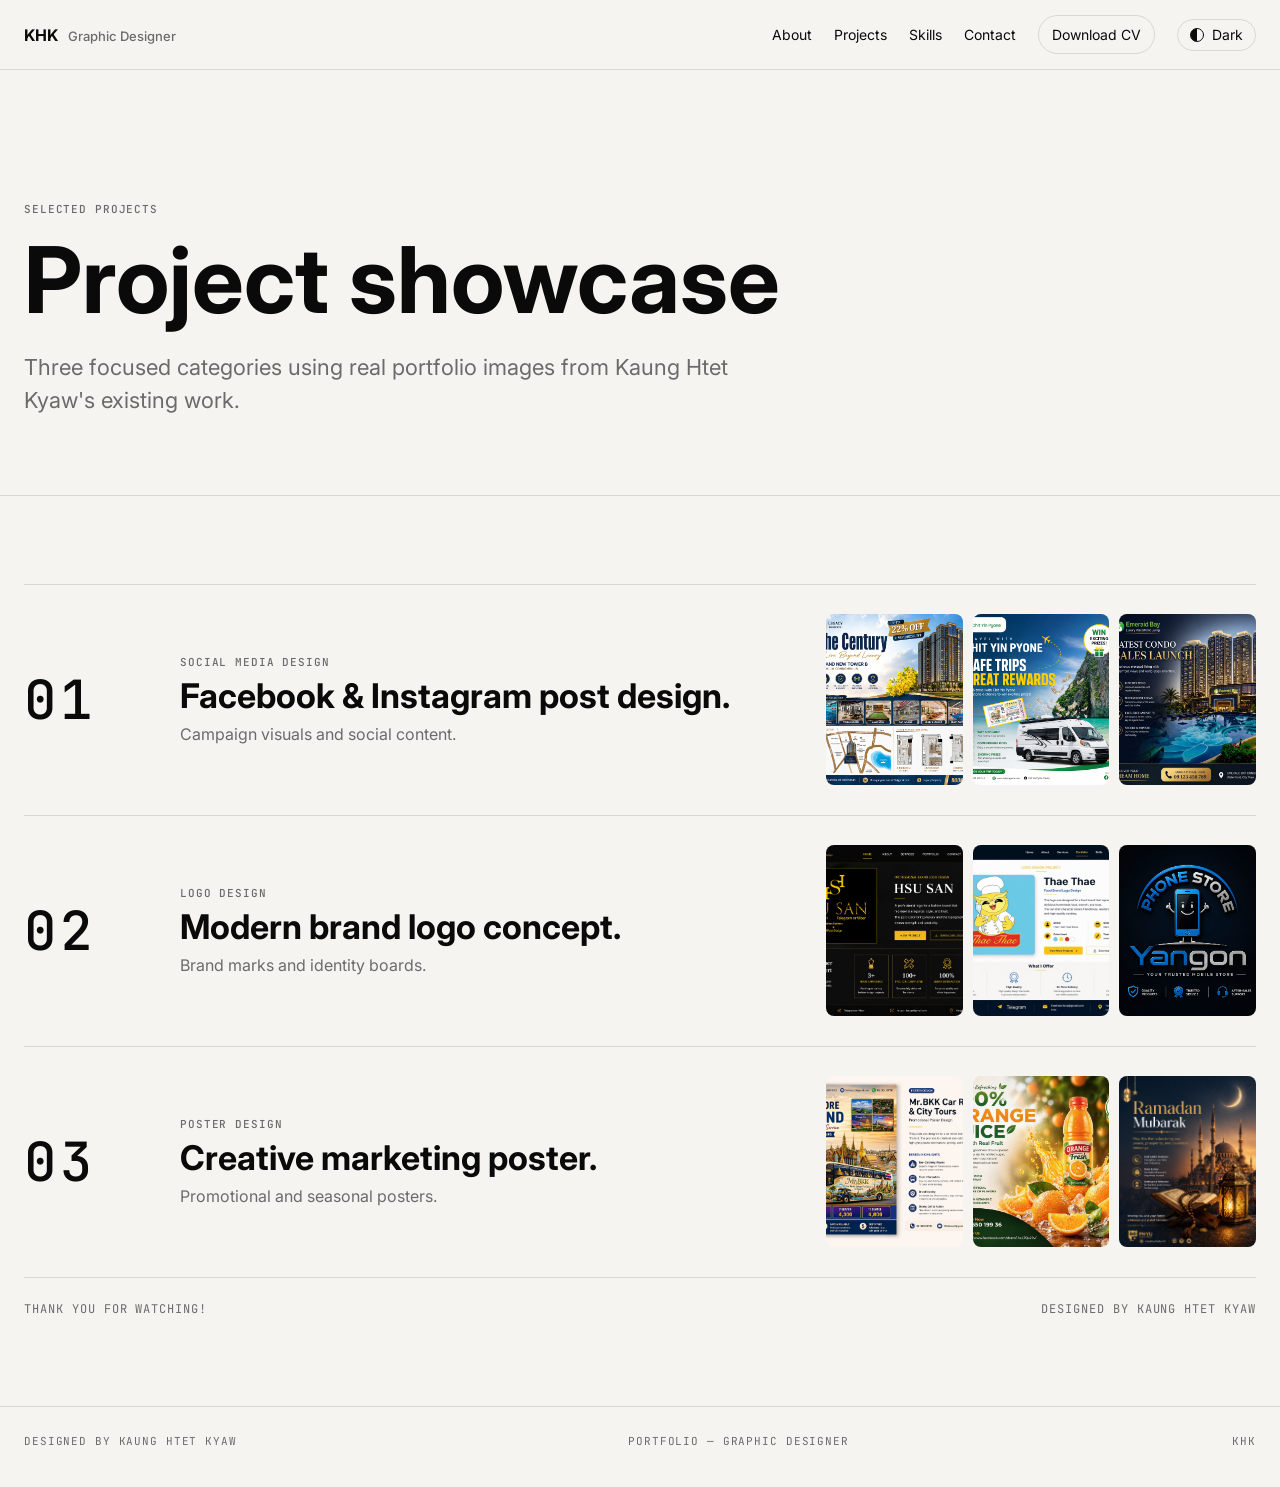
<file: projects.html>
<!doctype html>
<html lang="en" class="no-js">
<head>
  <meta charset="utf-8">
  <meta name="viewport" content="width=device-width, initial-scale=1">
  <meta name="description" content="Selected project categories by Kaung Htet Kyaw.">
  <title>Projects - Kaung Htet Kyaw</title>
  <script>
    (function () {
      document.documentElement.classList.replace('no-js', 'js');
      try {
        var storedTheme = localStorage.getItem('khk-theme');
        var prefersDark = window.matchMedia('(prefers-color-scheme: dark)').matches;
        document.documentElement.dataset.theme = storedTheme || (prefersDark ? 'dark' : 'light');
      } catch (error) {
        document.documentElement.dataset.theme = 'light';
      }
    }());
  </script>
  <link rel="preconnect" href="https://fonts.googleapis.com">
  <link rel="preconnect" href="https://fonts.gstatic.com" crossorigin>
  <link href="https://fonts.googleapis.com/css2?family=Inter:wght@400;500;600;700;800;900&family=JetBrains+Mono:wght@400;500;600&display=swap" rel="stylesheet">
  <link rel="icon" href="./favicon.svg" type="image/svg+xml">
  <link rel="stylesheet" href="./styles.css">
</head>
<body>
  <a class="skip-link" href="#main">Skip to content</a>
  <div id="custom-cursor" class="custom-cursor" aria-hidden="true"><span></span></div>

  <header class="site-header">
    <div class="nav-shell">
      <a class="brand" href="./index.html#top" data-cursor="Home"><span>KHK</span><small>Graphic Designer</small></a>
      <nav class="site-nav" aria-label="Primary navigation">
        <a href="./index.html#about" data-cursor="About">About</a>
        <a href="./index.html#projects" data-cursor="Work">Projects</a>
        <a href="./index.html#skills" data-cursor="Skills">Skills</a>
        <a href="./index.html#contact" data-cursor="Contact">Contact</a>
        <a class="nav-cv" href="./KaungHtetKyaw_CV.pdf" download data-cursor="CV">Download CV</a>
        <button class="theme-toggle" type="button" data-theme-toggle aria-pressed="false" aria-label="Switch color theme" data-cursor="Theme">
          <span class="theme-toggle-icon" aria-hidden="true"></span>
          <span data-theme-label>Dark</span>
        </button>
      </nav>
    </div>
  </header>

  <main id="main" class="page-main">
    <section class="page-hero section-pad">
      <p class="mono reveal">Selected Projects</p>
      <h1 class="reveal">Project showcase</h1>
      <p class="page-lead reveal">
        Three focused categories using real portfolio images from Kaung Htet Kyaw's existing work.
      </p>
    </section>

    <section class="section-pad section-border">
      <div class="project-list">
        <article class="project-row reveal">
          <a href="./projects1.html" class="project-link" data-cursor="View">
            <span class="project-index">01</span>
            <span class="project-copy"><span class="project-kicker mono">Social Media Design</span><strong>Facebook &amp; Instagram post design.</strong><span>Campaign visuals and social content.</span></span>
            <span class="project-preview" aria-hidden="true"><img src="./sm1.jpg" alt="" loading="lazy"><img src="./sm4.jpg" alt="" loading="lazy"><img src="./sm12.jpg" alt="" loading="lazy"></span>
          </a>
        </article>
        <article class="project-row reveal">
          <a href="./projects2.html" class="project-link" data-cursor="View">
            <span class="project-index">02</span>
            <span class="project-copy"><span class="project-kicker mono">Logo Design</span><strong>Modern brand logo concept.</strong><span>Brand marks and identity boards.</span></span>
            <span class="project-preview" aria-hidden="true"><img src="./smm2.jpg" alt="" loading="lazy"><img src="./smm3.jpg" alt="" loading="lazy"><img src="./smm5.jpg" alt="" loading="lazy"></span>
          </a>
        </article>
        <article class="project-row reveal">
          <a href="./projects3.html" class="project-link" data-cursor="View">
            <span class="project-index">03</span>
            <span class="project-copy"><span class="project-kicker mono">Poster Design</span><strong>Creative marketing poster.</strong><span>Promotional and seasonal posters.</span></span>
            <span class="project-preview" aria-hidden="true"><img src="./smmm1.jpg" alt="" loading="lazy"><img src="./smmm3.jpg" alt="" loading="lazy"><img src="./smmm7.jpg" alt="" loading="lazy"></span>
          </a>
        </article>
      </div>

      <div class="project-note reveal">
        <p>Thank you for watching!</p>
        <p>Designed by Kaung Htet Kyaw</p>
      </div>
    </section>
  </main>

  <footer class="site-footer">
    <p>Designed by Kaung Htet Kyaw</p>
    <p>Portfolio &mdash; Graphic Designer</p>
    <p>KHK</p>
  </footer>

  <script src="./script.js"></script>
</body>
</html>
</file>
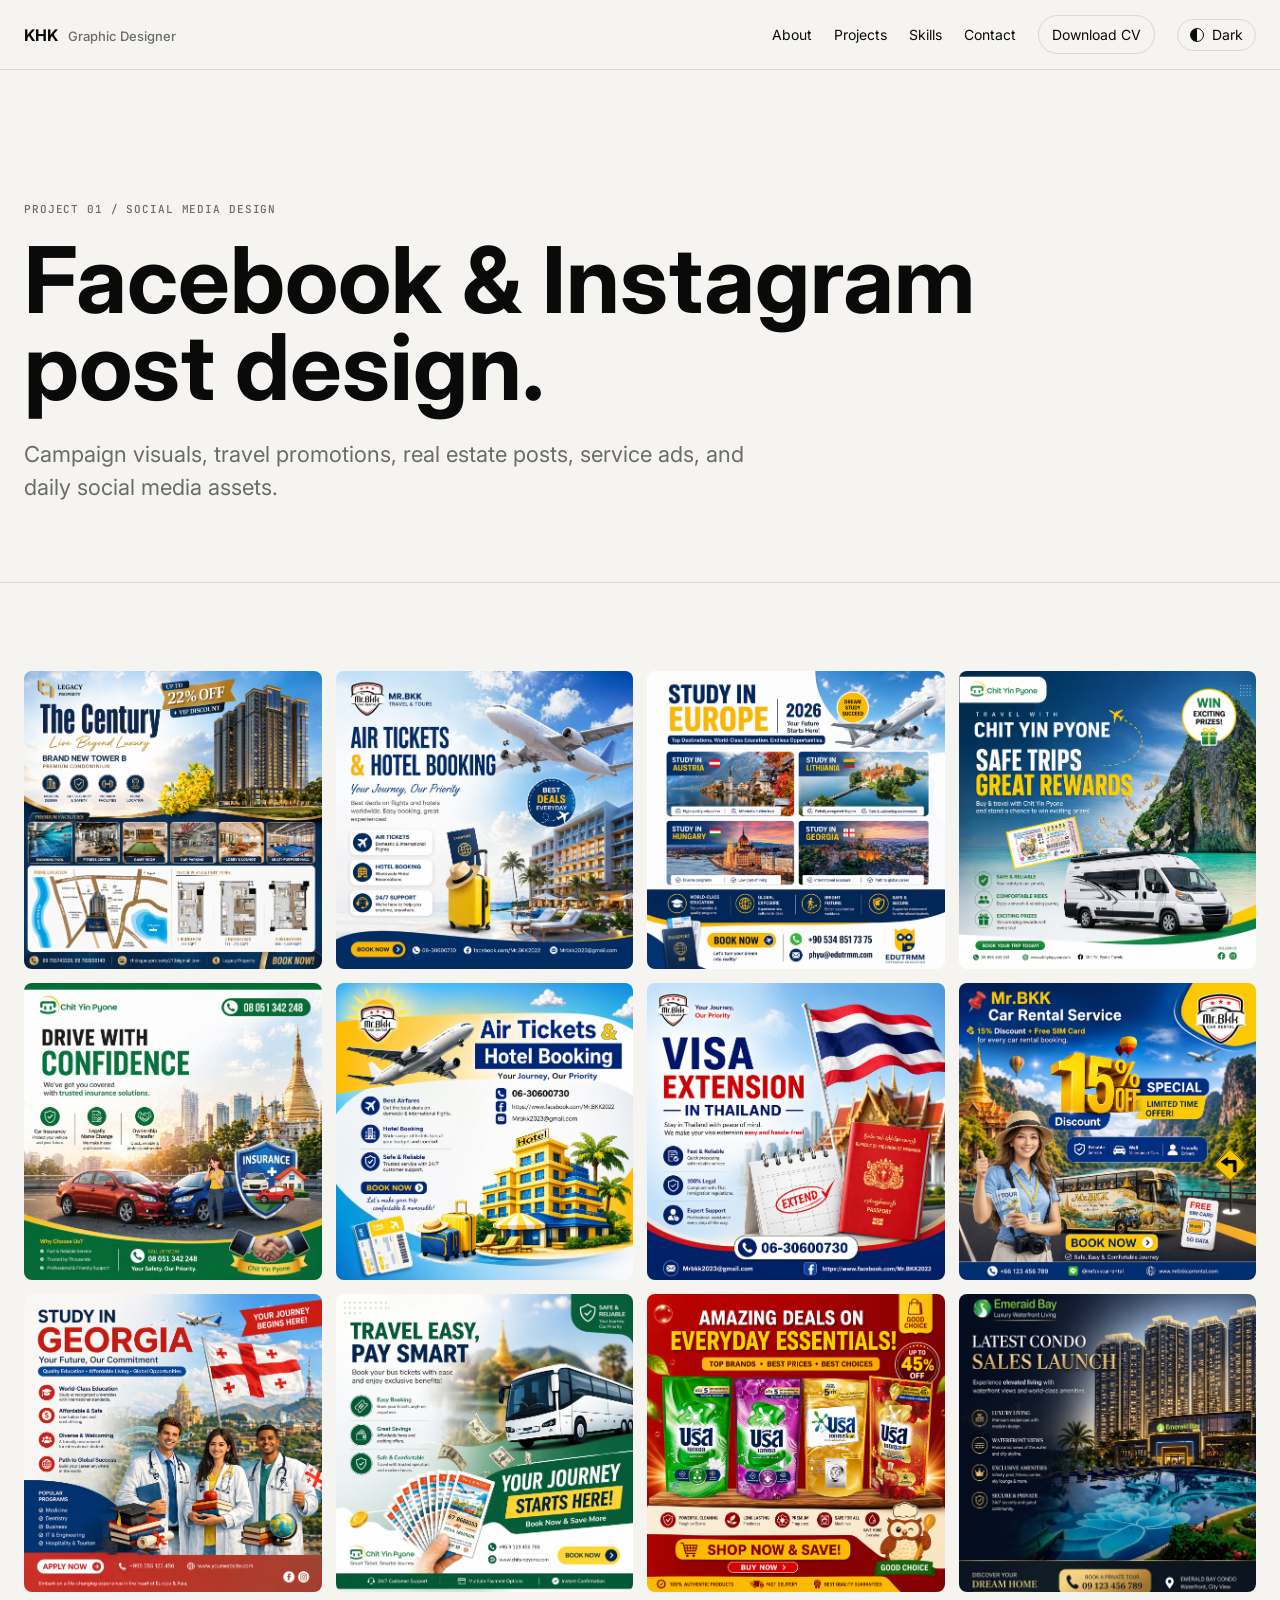
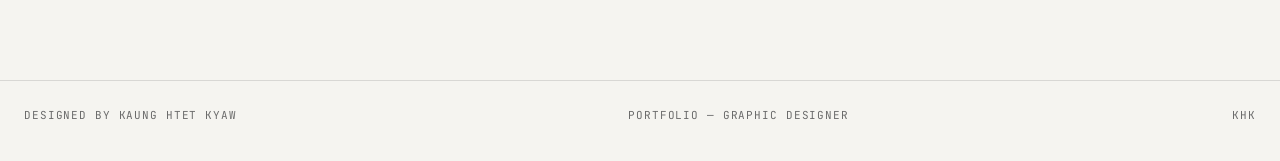
<file: projects1.html>
<!doctype html>
<html lang="en" class="no-js">
<head>
  <meta charset="utf-8">
  <meta name="viewport" content="width=device-width, initial-scale=1">
  <meta name="description" content="Social media design portfolio by Kaung Htet Kyaw.">
  <title>Social Media Design - Kaung Htet Kyaw</title>
  <script>
    (function () {
      document.documentElement.classList.replace('no-js', 'js');
      try {
        var storedTheme = localStorage.getItem('khk-theme');
        var prefersDark = window.matchMedia('(prefers-color-scheme: dark)').matches;
        document.documentElement.dataset.theme = storedTheme || (prefersDark ? 'dark' : 'light');
      } catch (error) {
        document.documentElement.dataset.theme = 'light';
      }
    }());
  </script>
  <link rel="preconnect" href="https://fonts.googleapis.com">
  <link rel="preconnect" href="https://fonts.gstatic.com" crossorigin>
  <link href="https://fonts.googleapis.com/css2?family=Inter:wght@400;500;600;700;800;900&family=JetBrains+Mono:wght@400;500;600&display=swap" rel="stylesheet">
  <link rel="icon" href="./favicon.svg" type="image/svg+xml">
  <link rel="stylesheet" href="./styles.css">
</head>
<body>
  <a class="skip-link" href="#main">Skip to content</a>
  <div id="custom-cursor" class="custom-cursor" aria-hidden="true"><span></span></div>

  <header class="site-header">
    <div class="nav-shell">
      <a class="brand" href="./index.html#top" data-cursor="Home"><span>KHK</span><small>Graphic Designer</small></a>
      <nav class="site-nav" aria-label="Primary navigation">
        <a href="./index.html#about" data-cursor="About">About</a>
        <a href="./projects.html" data-cursor="Work">Projects</a>
        <a href="./index.html#skills" data-cursor="Skills">Skills</a>
        <a href="./index.html#contact" data-cursor="Contact">Contact</a>
        <a class="nav-cv" href="./KaungHtetKyaw_CV.pdf" download data-cursor="CV">Download CV</a>
        <button class="theme-toggle" type="button" data-theme-toggle aria-pressed="false" aria-label="Switch color theme" data-cursor="Theme">
          <span class="theme-toggle-icon" aria-hidden="true"></span>
          <span data-theme-label>Dark</span>
        </button>
      </nav>
    </div>
  </header>

  <main id="main" class="page-main">
    <section class="page-hero section-pad">
      <p class="mono reveal">Project 01 / Social Media Design</p>
      <h1 class="reveal">Facebook &amp; Instagram post design.</h1>
      <p class="page-lead reveal">Campaign visuals, travel promotions, real estate posts, service ads, and daily social media assets.</p>
    </section>

    <section class="section-pad section-border">
      <div class="gallery-grid" aria-label="Social media design gallery">
        <button type="button" class="gallery-item" data-lightbox="./sm1.jpg" data-caption="Social Media Design - The Century" data-cursor="View"><img src="./sm1.jpg" alt="Social media design for The Century property" loading="lazy"></button>
        <button type="button" class="gallery-item" data-lightbox="./sm2.jpg" data-caption="Social Media Design - Air tickets and hotel booking" data-cursor="View"><img src="./sm2.jpg" alt="Air tickets and hotel booking social media design" loading="lazy"></button>
        <button type="button" class="gallery-item" data-lightbox="./sm3.jpg" data-caption="Social Media Design - Study in Europe" data-cursor="View"><img src="./sm3.jpg" alt="Study in Europe social media design" loading="lazy"></button>
        <button type="button" class="gallery-item" data-lightbox="./sm4.jpg" data-caption="Social Media Design - Chit Yin Pyone rewards" data-cursor="View"><img src="./sm4.jpg" alt="Van rental rewards social media design" loading="lazy"></button>
        <button type="button" class="gallery-item" data-lightbox="./sm5.jpg" data-caption="Social Media Design - Drive with confidence" data-cursor="View"><img src="./sm5.jpg" alt="Car service social media design" loading="lazy"></button>
        <button type="button" class="gallery-item" data-lightbox="./sm6.jpg" data-caption="Social Media Design - Travel booking" data-cursor="View"><img src="./sm6.jpg" alt="Travel booking social media design" loading="lazy"></button>
        <button type="button" class="gallery-item" data-lightbox="./sm7.jpg" data-caption="Social Media Design - Visa extension" data-cursor="View"><img src="./sm7.jpg" alt="Visa extension social media design" loading="lazy"></button>
        <button type="button" class="gallery-item" data-lightbox="./sm8.jpg" data-caption="Social Media Design - Car rental service" data-cursor="View"><img src="./sm8.jpg" alt="Car rental service social media design" loading="lazy"></button>
        <button type="button" class="gallery-item" data-lightbox="./sm9.jpg" data-caption="Social Media Design - Study in Georgia" data-cursor="View"><img src="./sm9.jpg" alt="Study in Georgia social media design" loading="lazy"></button>
        <button type="button" class="gallery-item" data-lightbox="./sm10.jpg" data-caption="Social Media Design - Travel easy" data-cursor="View"><img src="./sm10.jpg" alt="Travel payment social media design" loading="lazy"></button>
        <button type="button" class="gallery-item" data-lightbox="./sm11.jpg" data-caption="Social Media Design - Everyday essentials" data-cursor="View"><img src="./sm11.jpg" alt="Promotional essentials social media design" loading="lazy"></button>
        <button type="button" class="gallery-item" data-lightbox="./sm12.jpg" data-caption="Social Media Design - Condo sales launch" data-cursor="View"><img src="./sm12.jpg" alt="Condo sales launch social media design" loading="lazy"></button>
      </div>
    </section>
  </main>

  <dialog class="lightbox" data-modal aria-label="Image preview">
    <button type="button" class="lightbox-close" data-close aria-label="Close preview">Close</button>
    <img data-modal-image alt="">
    <p data-modal-caption></p>
  </dialog>

  <footer class="site-footer">
    <p>Designed by Kaung Htet Kyaw</p>
    <p>Portfolio &mdash; Graphic Designer</p>
    <p>KHK</p>
  </footer>

  <script src="./script.js"></script>
</body>
</html>
</file>
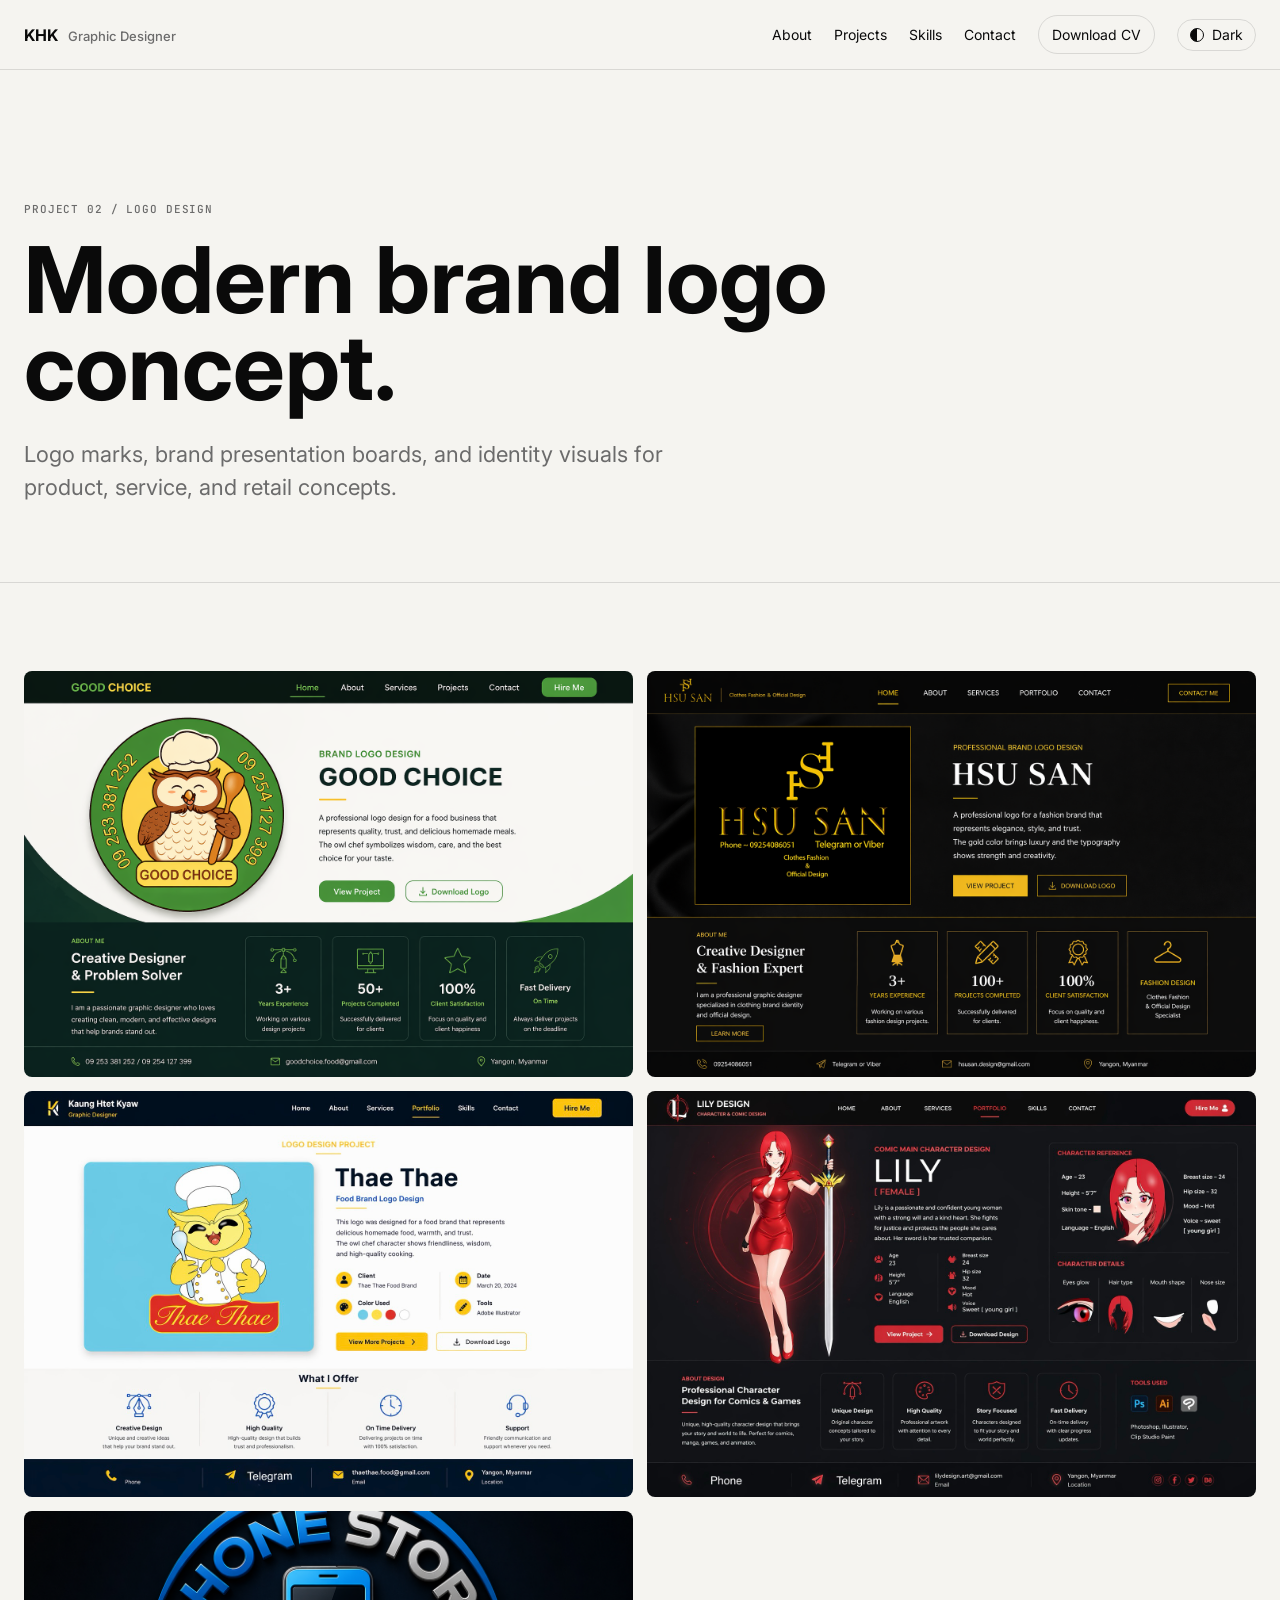
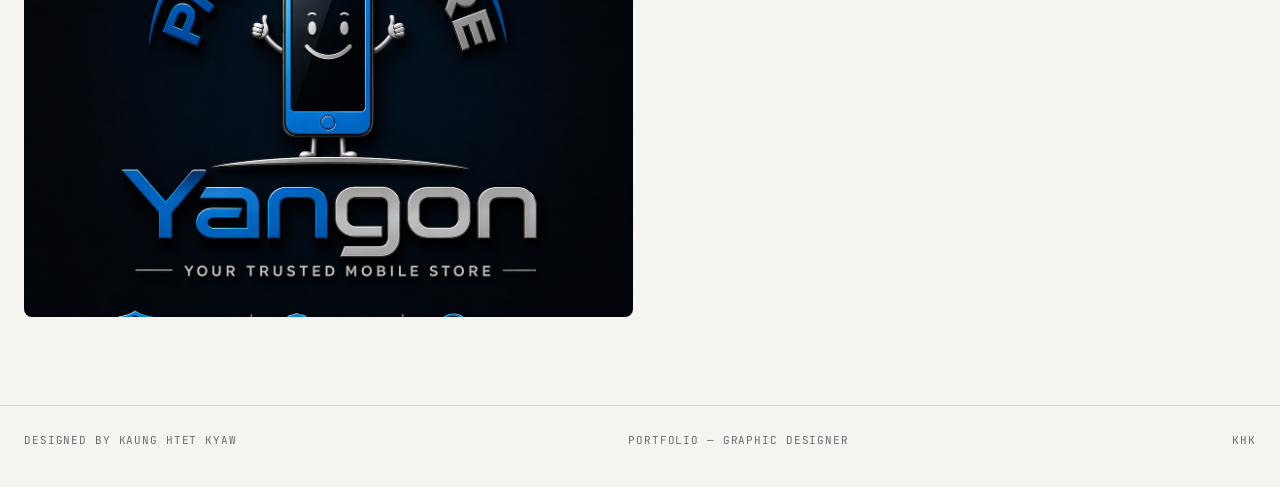
<file: projects2.html>
<!doctype html>
<html lang="en" class="no-js">
<head>
  <meta charset="utf-8">
  <meta name="viewport" content="width=device-width, initial-scale=1">
  <meta name="description" content="Logo design portfolio by Kaung Htet Kyaw.">
  <title>Logo Design - Kaung Htet Kyaw</title>
  <script>
    (function () {
      document.documentElement.classList.replace('no-js', 'js');
      try {
        var storedTheme = localStorage.getItem('khk-theme');
        var prefersDark = window.matchMedia('(prefers-color-scheme: dark)').matches;
        document.documentElement.dataset.theme = storedTheme || (prefersDark ? 'dark' : 'light');
      } catch (error) {
        document.documentElement.dataset.theme = 'light';
      }
    }());
  </script>
  <link rel="preconnect" href="https://fonts.googleapis.com">
  <link rel="preconnect" href="https://fonts.gstatic.com" crossorigin>
  <link href="https://fonts.googleapis.com/css2?family=Inter:wght@400;500;600;700;800;900&family=JetBrains+Mono:wght@400;500;600&display=swap" rel="stylesheet">
  <link rel="icon" href="./favicon.svg" type="image/svg+xml">
  <link rel="stylesheet" href="./styles.css">
</head>
<body>
  <a class="skip-link" href="#main">Skip to content</a>
  <div id="custom-cursor" class="custom-cursor" aria-hidden="true"><span></span></div>

  <header class="site-header">
    <div class="nav-shell">
      <a class="brand" href="./index.html#top" data-cursor="Home"><span>KHK</span><small>Graphic Designer</small></a>
      <nav class="site-nav" aria-label="Primary navigation">
        <a href="./index.html#about" data-cursor="About">About</a>
        <a href="./projects.html" data-cursor="Work">Projects</a>
        <a href="./index.html#skills" data-cursor="Skills">Skills</a>
        <a href="./index.html#contact" data-cursor="Contact">Contact</a>
        <a class="nav-cv" href="./KaungHtetKyaw_CV.pdf" download data-cursor="CV">Download CV</a>
        <button class="theme-toggle" type="button" data-theme-toggle aria-pressed="false" aria-label="Switch color theme" data-cursor="Theme">
          <span class="theme-toggle-icon" aria-hidden="true"></span>
          <span data-theme-label>Dark</span>
        </button>
      </nav>
    </div>
  </header>

  <main id="main" class="page-main">
    <section class="page-hero section-pad">
      <p class="mono reveal">Project 02 / Logo Design</p>
      <h1 class="reveal">Modern brand logo concept.</h1>
      <p class="page-lead reveal">Logo marks, brand presentation boards, and identity visuals for product, service, and retail concepts.</p>
    </section>

    <section class="section-pad section-border">
      <div class="gallery-grid gallery-grid-wide" aria-label="Logo design gallery">
        <button type="button" class="gallery-item" data-lightbox="./smm1.jpg" data-caption="Logo Design - Good Choice" data-cursor="View"><img src="./smm1.jpg" alt="Good Choice brand identity concept" loading="lazy"></button>
        <button type="button" class="gallery-item" data-lightbox="./smm2.jpg" data-caption="Logo Design - Hsu San" data-cursor="View"><img src="./smm2.jpg" alt="Hsu San luxury fashion logo design" loading="lazy"></button>
        <button type="button" class="gallery-item" data-lightbox="./smm3.jpg" data-caption="Logo Design - Thae Thae" data-cursor="View"><img src="./smm3.jpg" alt="Thae Thae product logo concept" loading="lazy"></button>
        <button type="button" class="gallery-item" data-lightbox="./smm4.jpg" data-caption="Logo Design - Lily" data-cursor="View"><img src="./smm4.jpg" alt="Lily brand presentation design" loading="lazy"></button>
        <button type="button" class="gallery-item" data-lightbox="./smm5.jpg" data-caption="Logo Design - Yangon phone store" data-cursor="View"><img src="./smm5.jpg" alt="Yangon phone store logo design" loading="lazy"></button>
      </div>
    </section>
  </main>

  <dialog class="lightbox" data-modal aria-label="Image preview">
    <button type="button" class="lightbox-close" data-close aria-label="Close preview">Close</button>
    <img data-modal-image alt="">
    <p data-modal-caption></p>
  </dialog>

  <footer class="site-footer">
    <p>Designed by Kaung Htet Kyaw</p>
    <p>Portfolio &mdash; Graphic Designer</p>
    <p>KHK</p>
  </footer>

  <script src="./script.js"></script>
</body>
</html>
</file>
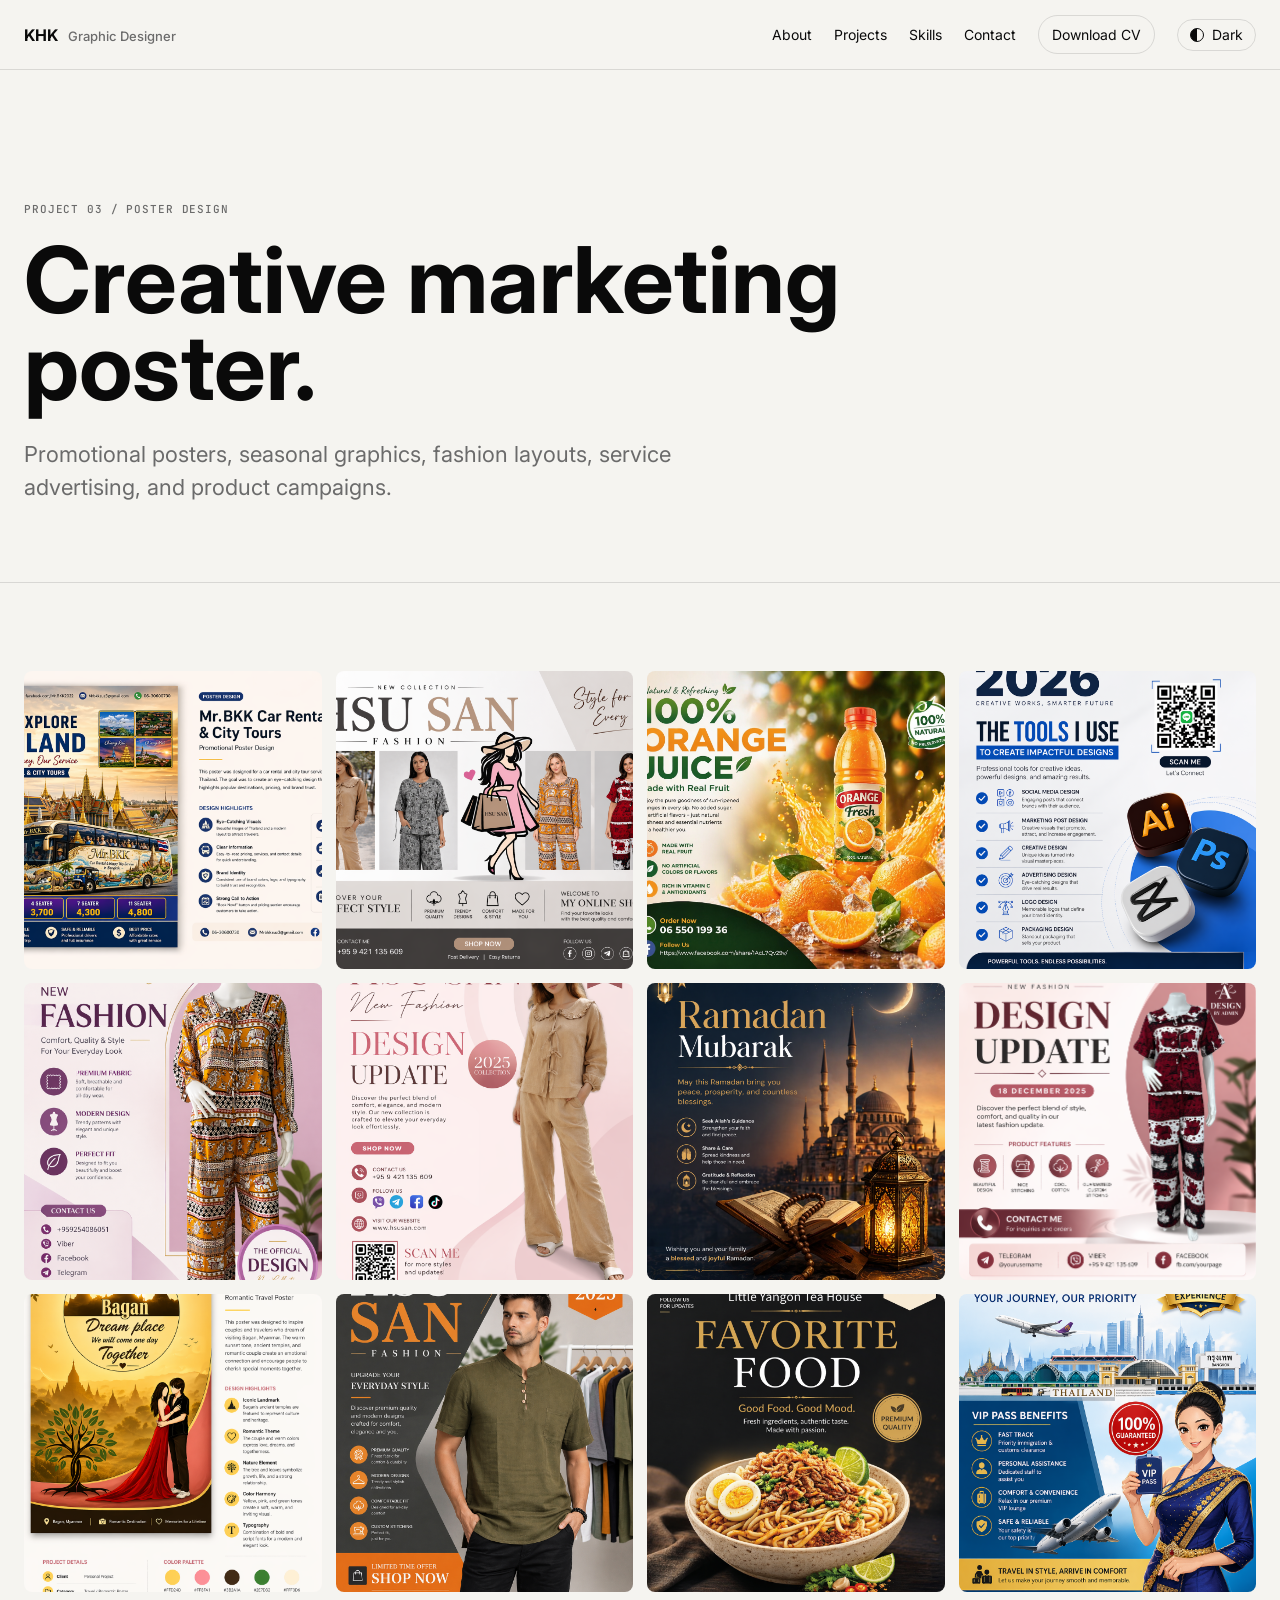
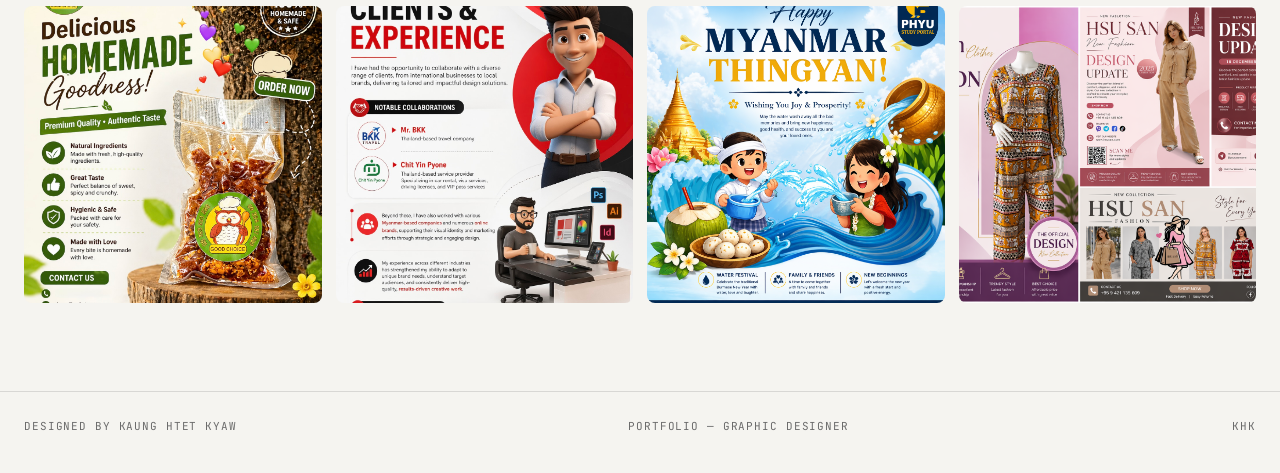
<file: projects3.html>
<!doctype html>
<html lang="en" class="no-js">
<head>
  <meta charset="utf-8">
  <meta name="viewport" content="width=device-width, initial-scale=1">
  <meta name="description" content="Poster design portfolio by Kaung Htet Kyaw.">
  <title>Poster Design - Kaung Htet Kyaw</title>
  <script>
    (function () {
      document.documentElement.classList.replace('no-js', 'js');
      try {
        var storedTheme = localStorage.getItem('khk-theme');
        var prefersDark = window.matchMedia('(prefers-color-scheme: dark)').matches;
        document.documentElement.dataset.theme = storedTheme || (prefersDark ? 'dark' : 'light');
      } catch (error) {
        document.documentElement.dataset.theme = 'light';
      }
    }());
  </script>
  <link rel="preconnect" href="https://fonts.googleapis.com">
  <link rel="preconnect" href="https://fonts.gstatic.com" crossorigin>
  <link href="https://fonts.googleapis.com/css2?family=Inter:wght@400;500;600;700;800;900&family=JetBrains+Mono:wght@400;500;600&display=swap" rel="stylesheet">
  <link rel="icon" href="./favicon.svg" type="image/svg+xml">
  <link rel="stylesheet" href="./styles.css">
</head>
<body>
  <a class="skip-link" href="#main">Skip to content</a>
  <div id="custom-cursor" class="custom-cursor" aria-hidden="true"><span></span></div>

  <header class="site-header">
    <div class="nav-shell">
      <a class="brand" href="./index.html#top" data-cursor="Home"><span>KHK</span><small>Graphic Designer</small></a>
      <nav class="site-nav" aria-label="Primary navigation">
        <a href="./index.html#about" data-cursor="About">About</a>
        <a href="./projects.html" data-cursor="Work">Projects</a>
        <a href="./index.html#skills" data-cursor="Skills">Skills</a>
        <a href="./index.html#contact" data-cursor="Contact">Contact</a>
        <a class="nav-cv" href="./KaungHtetKyaw_CV.pdf" download data-cursor="CV">Download CV</a>
        <button class="theme-toggle" type="button" data-theme-toggle aria-pressed="false" aria-label="Switch color theme" data-cursor="Theme">
          <span class="theme-toggle-icon" aria-hidden="true"></span>
          <span data-theme-label>Dark</span>
        </button>
      </nav>
    </div>
  </header>

  <main id="main" class="page-main">
    <section class="page-hero section-pad">
      <p class="mono reveal">Project 03 / Poster Design</p>
      <h1 class="reveal">Creative marketing poster.</h1>
      <p class="page-lead reveal">Promotional posters, seasonal graphics, fashion layouts, service advertising, and product campaigns.</p>
    </section>

    <section class="section-pad section-border">
      <div class="gallery-grid" aria-label="Poster design gallery">
        <button type="button" class="gallery-item" data-lightbox="./smmm1.jpg" data-caption="Poster Design - Explore Thailand" data-cursor="View"><img src="./smmm1.jpg" alt="Explore Thailand marketing poster" loading="lazy"></button>
        <button type="button" class="gallery-item" data-lightbox="./smmm2.jpg" data-caption="Poster Design - Hsu San fashion" data-cursor="View"><img src="./smmm2.jpg" alt="Hsu San fashion poster design" loading="lazy"></button>
        <button type="button" class="gallery-item" data-lightbox="./smmm3.jpg" data-caption="Poster Design - Orange juice" data-cursor="View"><img src="./smmm3.jpg" alt="Orange juice product poster design" loading="lazy"></button>
        <button type="button" class="gallery-item" data-lightbox="./smmm4.jpg" data-caption="Poster Design - Tools I use" data-cursor="View"><img src="./smmm4.jpg" alt="Graphic design tools promotional poster" loading="lazy"></button>
        <button type="button" class="gallery-item" data-lightbox="./smmm5.jpg" data-caption="Poster Design - Hsu San fashion" data-cursor="View"><img src="./smmm5.jpg" alt="Hsu San fashion poster layout" loading="lazy"></button>
        <button type="button" class="gallery-item" data-lightbox="./smmm6.jpg" data-caption="Poster Design - Hsu San design update" data-cursor="View"><img src="./smmm6.jpg" alt="Hsu San design update poster" loading="lazy"></button>
        <button type="button" class="gallery-item" data-lightbox="./smmm7.jpg" data-caption="Poster Design - Ramadan Mubarak" data-cursor="View"><img src="./smmm7.jpg" alt="Ramadan Mubarak poster design" loading="lazy"></button>
        <button type="button" class="gallery-item" data-lightbox="./smmm8.jpg" data-caption="Poster Design - Fashion design update" data-cursor="View"><img src="./smmm8.jpg" alt="Fashion design update poster" loading="lazy"></button>
        <button type="button" class="gallery-item" data-lightbox="./smmm9.jpg" data-caption="Poster Design - Travel campaign" data-cursor="View"><img src="./smmm9.jpg" alt="Travel campaign poster design" loading="lazy"></button>
        <button type="button" class="gallery-item" data-lightbox="./smmm10.jpg" data-caption="Poster Design - New post" data-cursor="View"><img src="./smmm10.jpg" alt="Hsu San new post fashion poster" loading="lazy"></button>
        <button type="button" class="gallery-item" data-lightbox="./smmm11.jpg" data-caption="Poster Design - Favorite food" data-cursor="View"><img src="./smmm11.jpg" alt="Favorite food poster design" loading="lazy"></button>
        <button type="button" class="gallery-item" data-lightbox="./smmm12.jpg" data-caption="Poster Design - VIP service" data-cursor="View"><img src="./smmm12.jpg" alt="VIP service poster design" loading="lazy"></button>
        <button type="button" class="gallery-item" data-lightbox="./smmm13.jpg" data-caption="Poster Design - Homemade goodies" data-cursor="View"><img src="./smmm13.jpg" alt="Homemade goodies poster design" loading="lazy"></button>
        <button type="button" class="gallery-item" data-lightbox="./smmm14.jpg" data-caption="Poster Design - Clients and experience" data-cursor="View"><img src="./smmm14.jpg" alt="Clients and experience service poster" loading="lazy"></button>
        <button type="button" class="gallery-item" data-lightbox="./smmm15.jpg" data-caption="Poster Design - Myanmar Thingyan" data-cursor="View"><img src="./smmm15.jpg" alt="Myanmar Thingyan seasonal poster" loading="lazy"></button>
        <button type="button" class="gallery-item" data-lightbox="./smmm16.jpg" data-caption="Poster Design - Hsu San collage" data-cursor="View"><img src="./smmm16.jpg" alt="Hsu San fashion poster collage" loading="lazy"></button>
      </div>
    </section>
  </main>

  <dialog class="lightbox" data-modal aria-label="Image preview">
    <button type="button" class="lightbox-close" data-close aria-label="Close preview">Close</button>
    <img data-modal-image alt="">
    <p data-modal-caption></p>
  </dialog>

  <footer class="site-footer">
    <p>Designed by Kaung Htet Kyaw</p>
    <p>Portfolio &mdash; Graphic Designer</p>
    <p>KHK</p>
  </footer>

  <script src="./script.js"></script>
</body>
</html>
</file>
<file: styles.css>
:root {
  --bg: #F5F4F0;
  --surface: #ECEAE3;
  --ink: #0A0A0A;
  --muted: #6B6B6B;
  --line: rgba(10,10,10,0.12);
  --accent: #E85A2A;
  --header-bg: rgba(245, 244, 240, 0.86);
  --cursor-ring: #0A0A0A;
  --cursor-core: #E85A2A;
  --cursor-shadow: rgba(232, 90, 42, 0.28);
  --max: 1440px;
  --pad: 24px;
  --radius: 8px;
  --font-sans: "Inter", system-ui, -apple-system, BlinkMacSystemFont, "Segoe UI", sans-serif;
  --font-mono: "JetBrains Mono", "SFMono-Regular", Consolas, monospace;
  color-scheme: light;
}

html[data-theme="dark"] {
  --bg: #0E0E0E;
  --surface: #1A1A1A;
  --ink: #F5F4F0;
  --muted: #A9A69F;
  --line: rgba(245,244,240,0.16);
  --accent: #FF6B3D;
  --header-bg: rgba(14, 14, 14, 0.88);
  --cursor-ring: #F5F4F0;
  --cursor-core: #FF6B3D;
  --cursor-shadow: rgba(255, 107, 61, 0.35);
  color-scheme: dark;
}

*,
*::before,
*::after {
  box-sizing: border-box;
}

html {
  scroll-behavior: smooth;
  background: var(--bg);
  transition: background 180ms ease, color 180ms ease;
}

body {
  margin: 0;
  background: var(--bg);
  color: var(--ink);
  font-family: var(--font-sans);
  font-size: 16px;
  line-height: 1.5;
  overflow-x: clip;
  -webkit-font-smoothing: antialiased;
  text-rendering: optimizeLegibility;
  transition: background 180ms ease, color 180ms ease;
}

body::selection {
  background: var(--accent);
  color: #fff;
}

img {
  display: block;
  max-width: 100%;
}

a {
  color: inherit;
  text-decoration: none;
}

button {
  font: inherit;
}

:focus-visible {
  outline: 2px solid var(--accent);
  outline-offset: 4px;
}

.skip-link {
  position: fixed;
  top: 12px;
  left: 12px;
  z-index: 200;
  transform: translateY(-140%);
  background: var(--ink);
  color: var(--bg);
  padding: 10px 14px;
  border-radius: var(--radius);
  font-family: var(--font-mono);
  font-size: 12px;
}

.skip-link:focus {
  transform: translateY(0);
}

.mono,
.eyebrow,
.project-kicker,
.project-index,
dt {
  font-family: var(--font-mono);
  font-size: 11px;
  font-weight: 500;
  letter-spacing: 0.08em;
  text-transform: uppercase;
  color: var(--muted);
}

.site-header {
  position: sticky;
  top: 0;
  z-index: 100;
  border-bottom: 1px solid var(--line);
  background: var(--header-bg);
  backdrop-filter: blur(16px);
  -webkit-backdrop-filter: blur(16px);
}

.nav-shell {
  max-width: calc(var(--max) + (var(--pad) * 2));
  margin: 0 auto;
  padding: 15px var(--pad);
  display: grid;
  grid-template-columns: minmax(150px, 1fr) auto;
  align-items: center;
  gap: 24px;
}

.brand {
  display: inline-flex;
  align-items: baseline;
  gap: 10px;
  font-weight: 700;
  white-space: nowrap;
}

.brand small {
  color: var(--muted);
  font-size: 13px;
  font-weight: 500;
}

.site-nav {
  display: flex;
  align-items: center;
  justify-content: flex-end;
  gap: 22px;
  font-size: 14px;
}

.site-nav a,
.theme-toggle {
  border-bottom: 1px solid transparent;
  transition: color 180ms ease, border-color 180ms ease;
}

.site-nav a:hover,
.site-nav a:focus-visible,
.theme-toggle:hover,
.theme-toggle:focus-visible {
  color: var(--accent);
  border-color: var(--accent);
}

.site-nav .nav-cv {
  border: 1px solid var(--line);
  border-radius: 999px;
  padding: 8px 13px;
}

.site-nav .nav-cv:hover,
.site-nav .nav-cv:focus-visible {
  border-color: var(--accent);
}

.theme-toggle {
  display: inline-flex;
  align-items: center;
  gap: 8px;
  border: 1px solid var(--line);
  border-radius: 999px;
  padding: 8px 12px;
  background: transparent;
  color: var(--ink);
  font-size: 14px;
  line-height: 1;
}

.theme-toggle-icon {
  width: 14px;
  height: 14px;
  border-radius: 50%;
  border: 1px solid currentColor;
  background: linear-gradient(90deg, currentColor 50%, transparent 50%);
}

html[data-theme="dark"] .theme-toggle-icon {
  background: linear-gradient(90deg, transparent 50%, currentColor 50%);
}

.section-pad {
  max-width: calc(var(--max) + (var(--pad) * 2));
  margin: 0 auto;
  padding: 88px var(--pad);
}

.section-border {
  border-top: 1px solid var(--line);
}

.hero {
  position: relative;
  min-height: calc(100svh - 65px);
  display: flex;
  flex-direction: column;
  justify-content: center;
  gap: 52px;
  overflow: hidden;
}

.hero-meta {
  display: flex;
  justify-content: space-between;
  gap: 20px;
}

.accent-circle {
  position: absolute;
  top: 108px;
  right: max(var(--pad), calc((100vw - var(--max)) / 2 + 64px));
  width: 84px;
  aspect-ratio: 1;
  border-radius: 50%;
  background: var(--accent);
}

.hero-grid {
  display: grid;
  grid-template-columns: minmax(0, 1.2fr) minmax(320px, 0.8fr);
  align-items: end;
  gap: 64px;
}

.hero-identity,
.hero-copy,
.section-heading,
.about-copy,
.project-copy,
.contact-panel {
  min-width: 0;
}

.hero-mark {
  margin: 0;
  font-size: 17rem;
  line-height: 0.78;
  letter-spacing: 0;
  font-weight: 800;
}

.hero-subtitle {
  margin: 28px 0 0;
  color: var(--muted);
  font-size: 40px;
  line-height: 1;
  font-style: italic;
}

.hero-copy {
  max-width: 520px;
  padding-bottom: 24px;
}

.hero-copy h2 {
  margin: 12px 0 18px;
  font-size: 40px;
  line-height: 1.04;
  letter-spacing: 0;
  font-weight: 700;
  overflow-wrap: break-word;
}

.hero-copy p:not(.eyebrow) {
  margin: 0;
  max-width: 460px;
  color: var(--ink);
  font-size: 17px;
}

.cta-row {
  display: flex;
  flex-wrap: wrap;
  gap: 12px;
  margin-top: 26px;
}

.button {
  display: inline-flex;
  align-items: center;
  justify-content: center;
  min-height: 46px;
  border: 1px solid var(--line);
  border-radius: 999px;
  padding: 12px 18px;
  background: transparent;
  color: var(--ink);
  font-weight: 600;
  font-size: 14px;
  transition: transform 180ms ease, border-color 180ms ease, background 180ms ease, color 180ms ease;
}

.button:hover,
.button:focus-visible {
  transform: translateY(-2px);
  border-color: var(--accent);
  color: var(--accent);
}

.button-primary {
  background: var(--ink);
  border-color: var(--ink);
  color: var(--bg);
}

.button-primary:hover,
.button-primary:focus-visible {
  background: var(--accent);
  border-color: var(--accent);
  color: #fff;
}

.ticker {
  display: grid;
  grid-template-columns: repeat(4, minmax(0, 1fr));
  gap: 0;
  border-top: 1px solid var(--line);
  border-bottom: 1px solid var(--line);
}

.ticker span {
  min-height: 64px;
  display: flex;
  align-items: center;
  justify-content: center;
  border-right: 1px solid var(--line);
  padding: 14px;
  font-family: var(--font-mono);
  font-size: 11px;
  letter-spacing: 0.08em;
  text-align: center;
  text-transform: uppercase;
}

.ticker span:last-child {
  border-right: 0;
}

.section-heading {
  display: grid;
  grid-template-columns: 220px minmax(0, 1fr);
  align-items: start;
  gap: 44px;
  margin-bottom: 42px;
}

.section-heading h2 {
  max-width: 920px;
  margin: 0;
  font-size: 54px;
  line-height: 1;
  letter-spacing: 0;
  font-weight: 700;
}

.about-grid {
  display: grid;
  grid-template-columns: minmax(260px, 0.75fr) minmax(0, 1.25fr);
  gap: 64px;
  align-items: start;
}

.profile-panel {
  border-top: 1px solid var(--line);
  padding-top: 18px;
}

.profile-panel img {
  width: 100%;
  aspect-ratio: 4 / 5;
  object-fit: cover;
  object-position: center 18%;
  background: var(--surface);
  border-radius: var(--radius);
  filter: saturate(0.96);
}

.fact-list,
.contact-list {
  margin: 24px 0 0;
}

.fact-list div,
.contact-list div {
  display: grid;
  grid-template-columns: 150px 1fr;
  gap: 18px;
  padding: 13px 0;
  border-bottom: 1px solid var(--line);
}

.fact-list dt,
.fact-list dd,
.contact-list dt,
.contact-list dd {
  margin: 0;
}

.fact-list dd,
.contact-list dd {
  color: var(--ink);
}

.about-copy {
  border-top: 1px solid var(--line);
  padding-top: 22px;
}

.lead {
  margin: 0;
  font-size: 30px;
  line-height: 1.28;
  letter-spacing: 0;
}

.summary-block {
  margin-top: 34px;
  padding-top: 24px;
  border-top: 1px solid var(--line);
}

.summary-block p:last-child {
  max-width: 860px;
  margin: 12px 0 0;
  color: var(--muted);
  font-size: 17px;
}

.strengths-grid {
  display: flex;
  flex-wrap: wrap;
  gap: 10px;
  margin-top: 30px;
}

.strengths-grid span,
.tag-list span {
  display: inline-flex;
  align-items: center;
  min-height: 36px;
  border: 1px solid var(--line);
  border-radius: 999px;
  padding: 8px 13px;
  background: rgba(236, 234, 227, 0.52);
  color: var(--ink);
  font-size: 14px;
}

.skill-board {
  border-top: 1px solid var(--line);
}

.skill-row {
  display: grid;
  grid-template-columns: 260px minmax(0, 1fr);
  gap: 34px;
  padding: 26px 0;
  border-bottom: 1px solid var(--line);
}

.skill-row h3 {
  margin: 0;
  font-size: 22px;
  line-height: 1.15;
}

.tag-list {
  display: flex;
  flex-wrap: wrap;
  gap: 10px;
}

.experience-block {
  display: grid;
  grid-template-columns: minmax(240px, 0.8fr) minmax(0, 1.2fr);
  gap: 52px;
  border-top: 1px solid var(--line);
  border-bottom: 1px solid var(--line);
  padding: 28px 0;
}

.experience-block h3 {
  margin: 10px 0 4px;
  font-size: 30px;
  line-height: 1.05;
}

.experience-date {
  margin: 0;
  color: var(--muted);
}

.experience-block ul {
  margin: 0;
  padding-left: 18px;
  color: var(--ink);
}

.experience-block li + li {
  margin-top: 10px;
}

.project-list {
  border-top: 1px solid var(--line);
}

.project-row {
  border-bottom: 1px solid var(--line);
}

.project-link {
  display: grid;
  grid-template-columns: 120px minmax(0, 1fr) minmax(320px, 430px);
  gap: 36px;
  align-items: center;
  min-height: 230px;
  padding: 28px 0;
}

.project-link:hover .project-index,
.project-link:focus-visible .project-index,
.project-link:hover .project-copy strong,
.project-link:focus-visible .project-copy strong {
  color: var(--accent);
}

.project-link:hover .project-preview img,
.project-link:focus-visible .project-preview img {
  transform: translateY(-4px);
}

.project-index {
  color: var(--ink);
  font-size: 54px;
  line-height: 1;
  transition: color 180ms ease;
}

.project-copy {
  display: grid;
  gap: 8px;
}

.project-copy strong {
  font-size: 34px;
  line-height: 1.05;
  letter-spacing: 0;
  transition: color 180ms ease;
}

.project-copy > span:last-child {
  max-width: 540px;
  color: var(--muted);
}

.project-preview {
  display: grid;
  grid-template-columns: repeat(3, 1fr);
  gap: 10px;
}

.project-preview img {
  width: 100%;
  aspect-ratio: 4 / 5;
  object-fit: cover;
  border-radius: var(--radius);
  background: var(--surface);
  transition: transform 180ms ease;
}

.project-note {
  display: flex;
  justify-content: space-between;
  gap: 20px;
  padding-top: 22px;
  font-family: var(--font-mono);
  color: var(--muted);
  font-size: 12px;
  text-transform: uppercase;
  letter-spacing: 0.08em;
}

.project-note p {
  margin: 0;
}

.contact-grid {
  display: grid;
  grid-template-columns: minmax(0, 1fr) minmax(340px, 560px);
  gap: 64px;
  align-items: start;
}

.contact-section h2 {
  margin: 20px 0 0;
  font-size: 78px;
  line-height: 0.96;
  letter-spacing: 0;
}

.contact-panel {
  border-top: 1px solid var(--line);
  padding-top: 8px;
}

.contact-list {
  margin-top: 0;
}

.contact-list a {
  text-decoration: underline;
  text-decoration-thickness: 1px;
  text-underline-offset: 4px;
  transition: color 180ms ease;
  overflow-wrap: anywhere;
}

.contact-list a:hover,
.contact-list a:focus-visible {
  color: var(--accent);
}

.social-links {
  display: flex;
  flex-wrap: wrap;
  gap: 16px;
  margin-top: 26px;
  font-family: var(--font-mono);
  font-size: 12px;
  letter-spacing: 0.08em;
  text-transform: uppercase;
}

.social-links a {
  color: var(--muted);
  border-bottom: 1px solid transparent;
}

.social-links a:hover,
.social-links a:focus-visible {
  color: var(--accent);
  border-color: var(--accent);
}

.site-footer {
  max-width: calc(var(--max) + (var(--pad) * 2));
  margin: 0 auto;
  padding: 26px var(--pad) 38px;
  border-top: 1px solid var(--line);
  display: grid;
  grid-template-columns: 1fr 1fr auto;
  gap: 18px;
  color: var(--muted);
  font-family: var(--font-mono);
  font-size: 11px;
  letter-spacing: 0.08em;
  text-transform: uppercase;
}

.site-footer p {
  margin: 0;
}

.page-main {
  min-height: 70svh;
}

.page-hero {
  padding-top: 120px;
  padding-bottom: 78px;
}

.page-hero h1 {
  max-width: 1050px;
  margin: 18px 0 0;
  font-size: 92px;
  line-height: 0.95;
  letter-spacing: 0;
}

.page-lead {
  max-width: 720px;
  margin: 28px 0 0;
  color: var(--muted);
  font-size: 22px;
}

.gallery-grid {
  display: grid;
  grid-template-columns: repeat(4, minmax(0, 1fr));
  gap: 14px;
}

.gallery-grid-wide {
  grid-template-columns: repeat(2, minmax(0, 1fr));
}

.gallery-item {
  appearance: none;
  display: block;
  width: 100%;
  border: 0;
  border-radius: var(--radius);
  padding: 0;
  background: var(--surface);
  overflow: hidden;
  transition: transform 180ms ease, box-shadow 180ms ease;
}

.gallery-item:hover,
.gallery-item:focus-visible {
  transform: translateY(-4px);
  box-shadow: 0 14px 30px rgba(10, 10, 10, 0.12);
}

.gallery-item img {
  width: 100%;
  aspect-ratio: 1;
  object-fit: cover;
}

.gallery-grid-wide .gallery-item img {
  aspect-ratio: 3 / 2;
}

.lightbox {
  width: min(980px, calc(100vw - 32px));
  max-height: calc(100svh - 32px);
  border: 1px solid rgba(245, 244, 240, 0.22);
  border-radius: var(--radius);
  padding: 18px;
  background: #0a0a0a;
  color: #f5f4f0;
}

.lightbox::backdrop {
  background: rgba(10, 10, 10, 0.86);
}

.lightbox img {
  max-height: calc(100svh - 132px);
  width: 100%;
  object-fit: contain;
}

.lightbox p {
  margin: 12px 0 0;
  color: rgba(245, 244, 240, 0.72);
  font-family: var(--font-mono);
  font-size: 12px;
  letter-spacing: 0.06em;
  text-transform: uppercase;
}

.lightbox-close {
  float: right;
  margin-bottom: 12px;
  border: 1px solid rgba(245, 244, 240, 0.28);
  border-radius: 999px;
  padding: 8px 12px;
  background: transparent;
  color: #f5f4f0;
}

.js .reveal {
  opacity: 0;
  transform: translateY(20px);
  transition: opacity 700ms cubic-bezier(.2,.7,.2,1), transform 700ms cubic-bezier(.2,.7,.2,1);
}

.js .reveal.is-visible {
  opacity: 1;
  transform: translateY(0);
}

.custom-cursor {
  display: none;
}

.cursor-enabled,
.cursor-enabled a,
.cursor-enabled button,
.cursor-enabled [data-cursor] {
  cursor: none;
}

.cursor-enabled .custom-cursor {
  position: fixed;
  top: 0;
  left: 0;
  z-index: 1000;
  width: 28px;
  height: 28px;
  margin: -14px 0 0 -14px;
  display: grid;
  place-items: center;
  pointer-events: none;
  border-radius: 50%;
  border: 2px solid var(--cursor-ring);
  background: rgba(232, 90, 42, 0.14);
  color: #fff;
  box-shadow: 0 0 0 3px var(--bg), 0 10px 26px var(--cursor-shadow);
  mix-blend-mode: normal;
  transform: translate3d(-40px, -40px, 0);
  transition: width 180ms ease, height 180ms ease, margin 180ms ease, background 180ms ease, border-color 180ms ease, box-shadow 180ms ease;
}

.cursor-enabled .custom-cursor::after {
  content: "";
  width: 6px;
  height: 6px;
  border-radius: 50%;
  background: var(--cursor-core);
  box-shadow: 0 0 0 2px var(--bg);
}

.cursor-enabled .custom-cursor span {
  opacity: 0;
  font-family: var(--font-mono);
  font-size: 10px;
  letter-spacing: 0.08em;
  text-transform: uppercase;
  transition: opacity 120ms ease;
}

.cursor-enabled .custom-cursor.is-hovering {
  width: 86px;
  height: 86px;
  margin: -43px 0 0 -43px;
  border-color: var(--accent);
  background: var(--accent);
  box-shadow: 0 0 0 4px var(--bg), 0 16px 34px var(--cursor-shadow);
}

.cursor-enabled .custom-cursor.is-hovering::after {
  display: none;
}

.cursor-enabled .custom-cursor.is-hovering span {
  opacity: 1;
}

@media (min-width: 1440px) {
  :root {
    --pad: 48px;
  }

  .hero-mark {
    font-size: 19rem;
  }
}

@media (max-width: 1180px) {
  .hero-mark {
    font-size: 13rem;
  }

  .hero-grid {
    grid-template-columns: 1fr;
    gap: 30px;
  }

  .hero-copy {
    max-width: 680px;
    padding-bottom: 0;
  }

  .project-link {
    grid-template-columns: 90px minmax(0, 1fr);
  }

  .project-preview {
    grid-column: 2;
  }

  .contact-section h2 {
    font-size: 64px;
  }
}

@media (max-width: 900px) {
  .nav-shell {
    grid-template-columns: 1fr;
    gap: 12px;
  }

  .site-nav {
    justify-content: flex-start;
    gap: 14px;
    overflow-x: auto;
    padding-bottom: 2px;
  }

  .hero {
    min-height: auto;
    padding-top: 72px;
  }

  .hero-mark {
    font-size: 9rem;
  }

  .hero-subtitle {
    font-size: 30px;
  }

  .accent-circle {
    top: 96px;
    right: var(--pad);
    width: 62px;
  }

  .ticker {
    grid-template-columns: repeat(2, minmax(0, 1fr));
  }

  .ticker span:nth-child(2) {
    border-right: 0;
  }

  .ticker span:nth-child(-n+2) {
    border-bottom: 1px solid var(--line);
  }

  .section-heading,
  .about-grid,
  .skill-row,
  .experience-block,
  .contact-grid {
    grid-template-columns: 1fr;
    gap: 26px;
  }

  .section-heading h2 {
    font-size: 40px;
  }

  .lead {
    font-size: 24px;
  }

  .page-hero h1 {
    font-size: 58px;
  }

  .gallery-grid,
  .gallery-grid-wide {
    grid-template-columns: repeat(2, minmax(0, 1fr));
  }

  .site-footer {
    grid-template-columns: 1fr;
  }
}

@media (max-width: 560px) {
  :root {
    --pad: 18px;
  }

  body {
    font-size: 15px;
  }

  .site-nav {
    font-size: 13px;
    flex-wrap: wrap;
    overflow-x: visible;
    row-gap: 10px;
  }

  .site-nav .nav-cv {
    padding: 6px 10px;
  }

  .theme-toggle {
    padding: 7px 10px;
    font-size: 13px;
  }

  .section-pad {
    padding-top: 66px;
    padding-bottom: 66px;
  }

  .hero-meta {
    display: grid;
  }

  .hero-mark {
    font-size: 6.3rem;
  }

  .hero-copy h2 {
    font-size: 32px;
  }

  .hero-copy p:not(.eyebrow) {
    font-size: 16px;
  }

  .accent-circle {
    width: 46px;
    top: 88px;
  }

  .cta-row {
    display: grid;
    grid-template-columns: 1fr;
  }

  .button {
    width: 100%;
  }

  .ticker {
    grid-template-columns: 1fr;
  }

  .ticker span,
  .ticker span:nth-child(2) {
    border-right: 0;
    border-bottom: 1px solid var(--line);
  }

  .ticker span:last-child {
    border-bottom: 0;
  }

  .fact-list div,
  .contact-list div {
    grid-template-columns: 1fr;
    gap: 4px;
  }

  .project-link {
    grid-template-columns: 1fr;
    gap: 18px;
    min-height: auto;
  }

  .project-preview {
    grid-column: auto;
  }

  .project-index {
    font-size: 42px;
  }

  .project-copy strong {
    font-size: 28px;
  }

  .project-note {
    display: grid;
  }

  .contact-section h2 {
    font-size: 48px;
  }

  .page-hero h1 {
    font-size: 44px;
  }

  .page-lead {
    font-size: 18px;
  }

  .gallery-grid,
  .gallery-grid-wide {
    grid-template-columns: 1fr;
  }
}

@media (prefers-reduced-motion: reduce) {
  *,
  *::before,
  *::after {
    animation-duration: 1ms !important;
    animation-iteration-count: 1 !important;
    scroll-behavior: auto !important;
    transition-duration: 1ms !important;
  }

  .js .reveal {
    opacity: 1;
    transform: none;
  }
}
</file>
